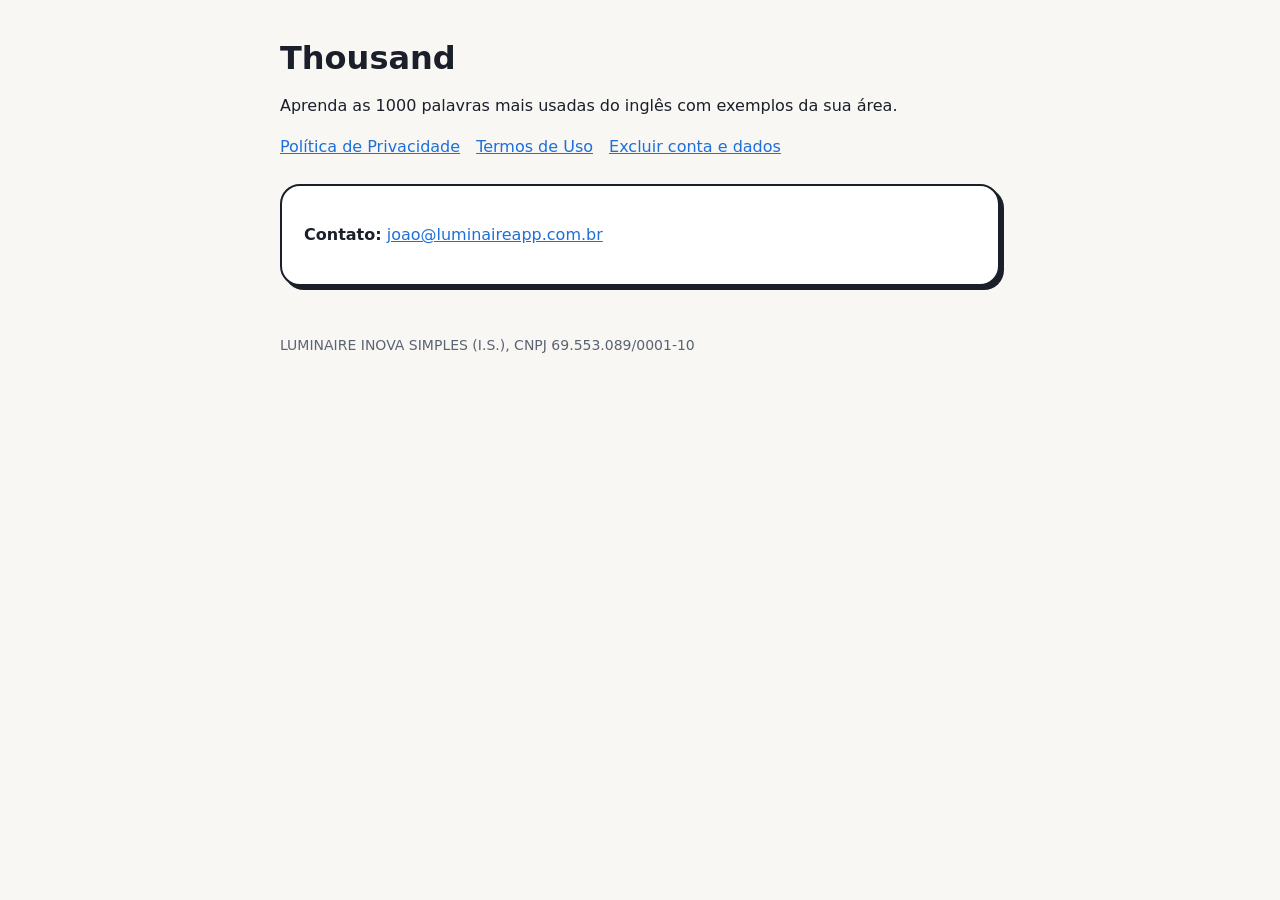
<file: index.html>
<!doctype html>
<html lang="pt-BR">
<head>
<meta charset="utf-8">
<meta name="viewport" content="width=device-width, initial-scale=1">
<title>Thousand</title>
<link rel="stylesheet" href="style.css">
</head>
<body>
<main>
<h1>Thousand</h1>
<p>Aprenda as 1000 palavras mais usadas do inglês com exemplos da sua área.</p>
<nav>
<a href="privacy.html">Política de Privacidade</a>
<a href="terms.html">Termos de Uso</a>
<a href="delete-account.html">Excluir conta e dados</a>
</nav>
<div class="card">
<p><strong>Contato:</strong> <a href="mailto:joao@luminaireapp.com.br">joao@luminaireapp.com.br</a></p>
</div>
<footer>LUMINAIRE INOVA SIMPLES (I.S.), CNPJ 69.553.089/0001-10</footer>
</main>
</body>
</html>
</file>
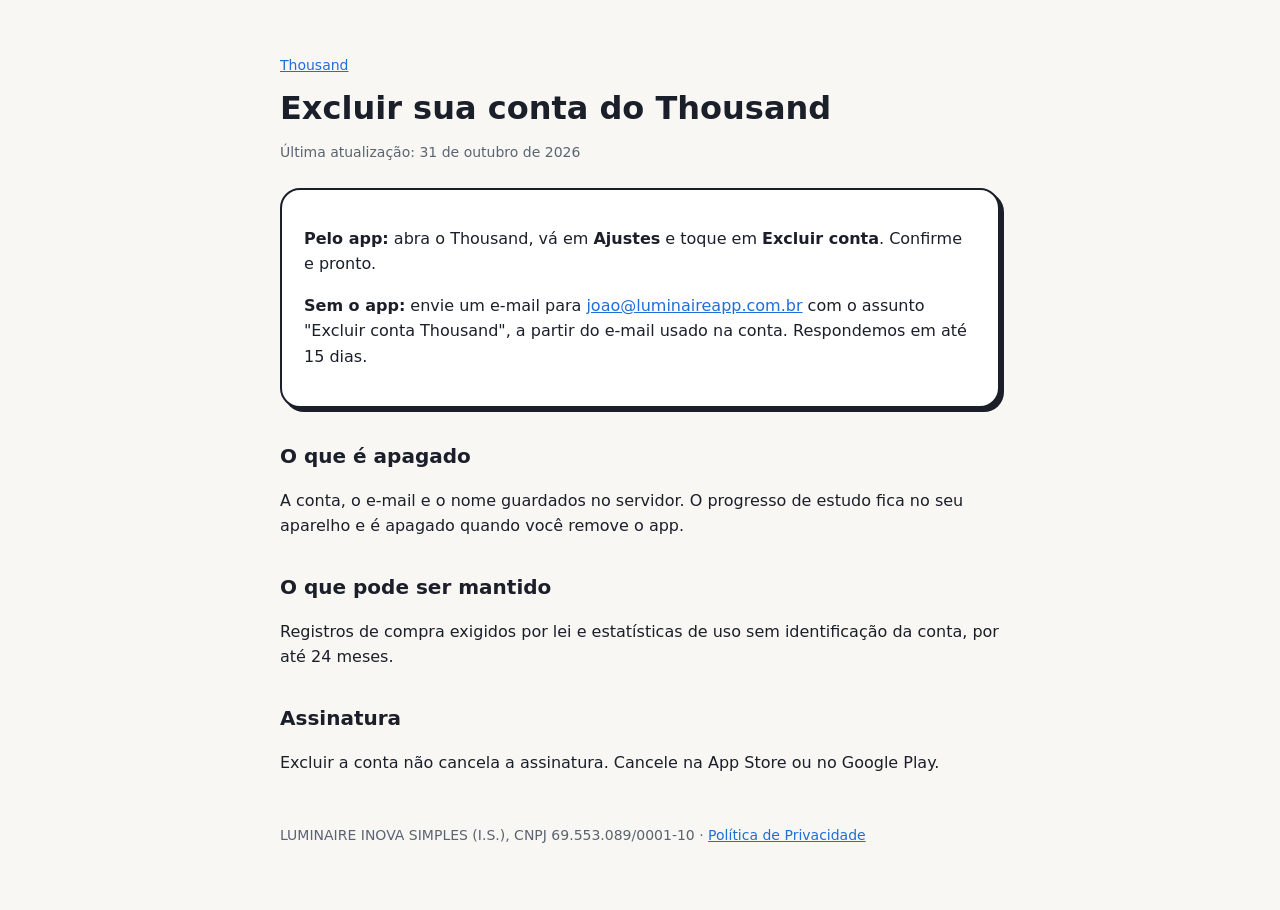
<file: delete-account.html>
<!doctype html>
<html lang="pt-BR">
<head>
<meta charset="utf-8">
<meta name="viewport" content="width=device-width, initial-scale=1">
<title>Excluir conta | Thousand</title>
<link rel="stylesheet" href="style.css">
</head>
<body>
<main>
<p class="muted"><a href="index.html">Thousand</a></p>
<h1>Excluir sua conta do Thousand</h1>
<p class="muted">Última atualização: 31 de outubro de 2026</p>

<div class="card">
<p><strong>Pelo app:</strong> abra o Thousand, vá em <strong>Ajustes</strong> e toque em <strong>Excluir conta</strong>. Confirme e pronto.</p>
<p><strong>Sem o app:</strong> envie um e-mail para <a href="mailto:joao@luminaireapp.com.br?subject=Excluir%20conta%20Thousand">joao@luminaireapp.com.br</a> com o assunto "Excluir conta Thousand", a partir do e-mail usado na conta. Respondemos em até 15 dias.</p>
</div>

<h2>O que é apagado</h2>
<p>A conta, o e-mail e o nome guardados no servidor. O progresso de estudo fica no seu aparelho e é apagado quando você remove o app.</p>

<h2>O que pode ser mantido</h2>
<p>Registros de compra exigidos por lei e estatísticas de uso sem identificação da conta, por até 24 meses.</p>

<h2>Assinatura</h2>
<p>Excluir a conta não cancela a assinatura. Cancele na App Store ou no Google Play.</p>

<footer>LUMINAIRE INOVA SIMPLES (I.S.), CNPJ 69.553.089/0001-10 · <a href="privacy.html">Política de Privacidade</a></footer>
</main>
</body>
</html>
</file>
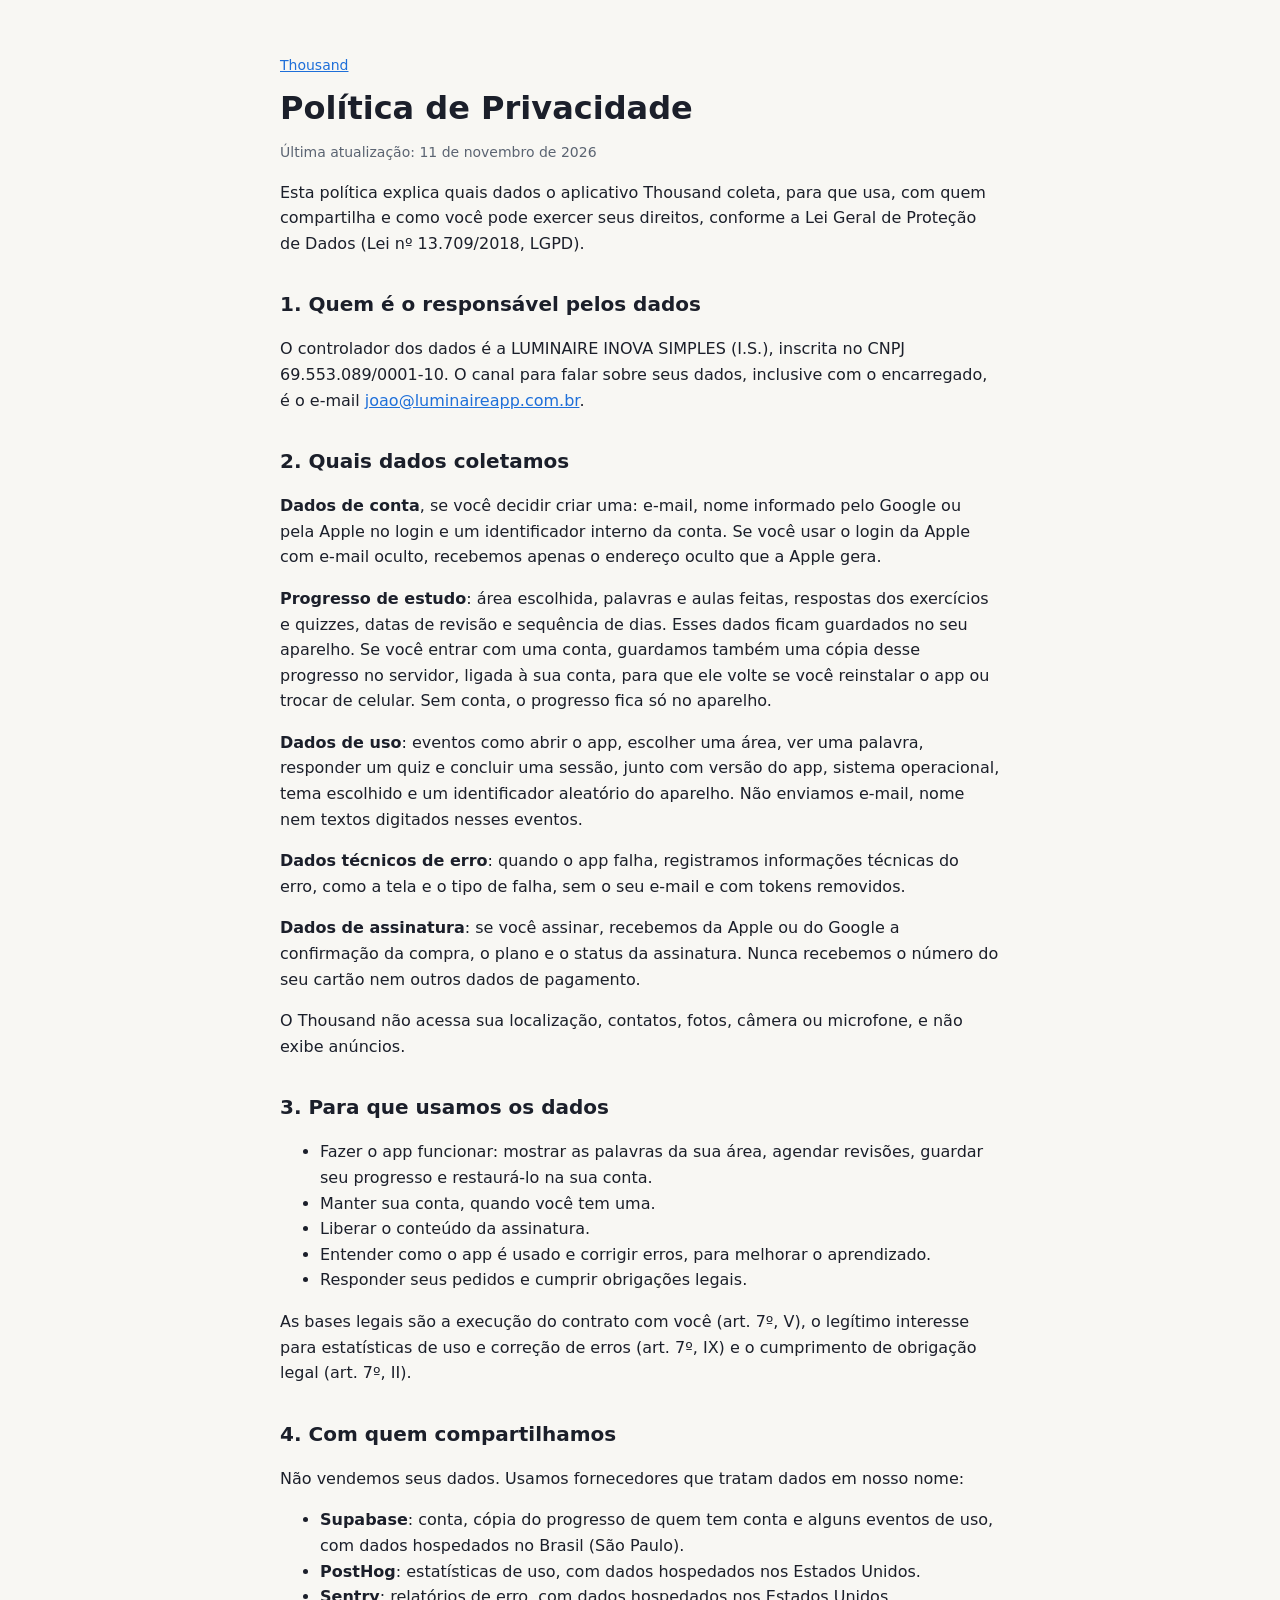
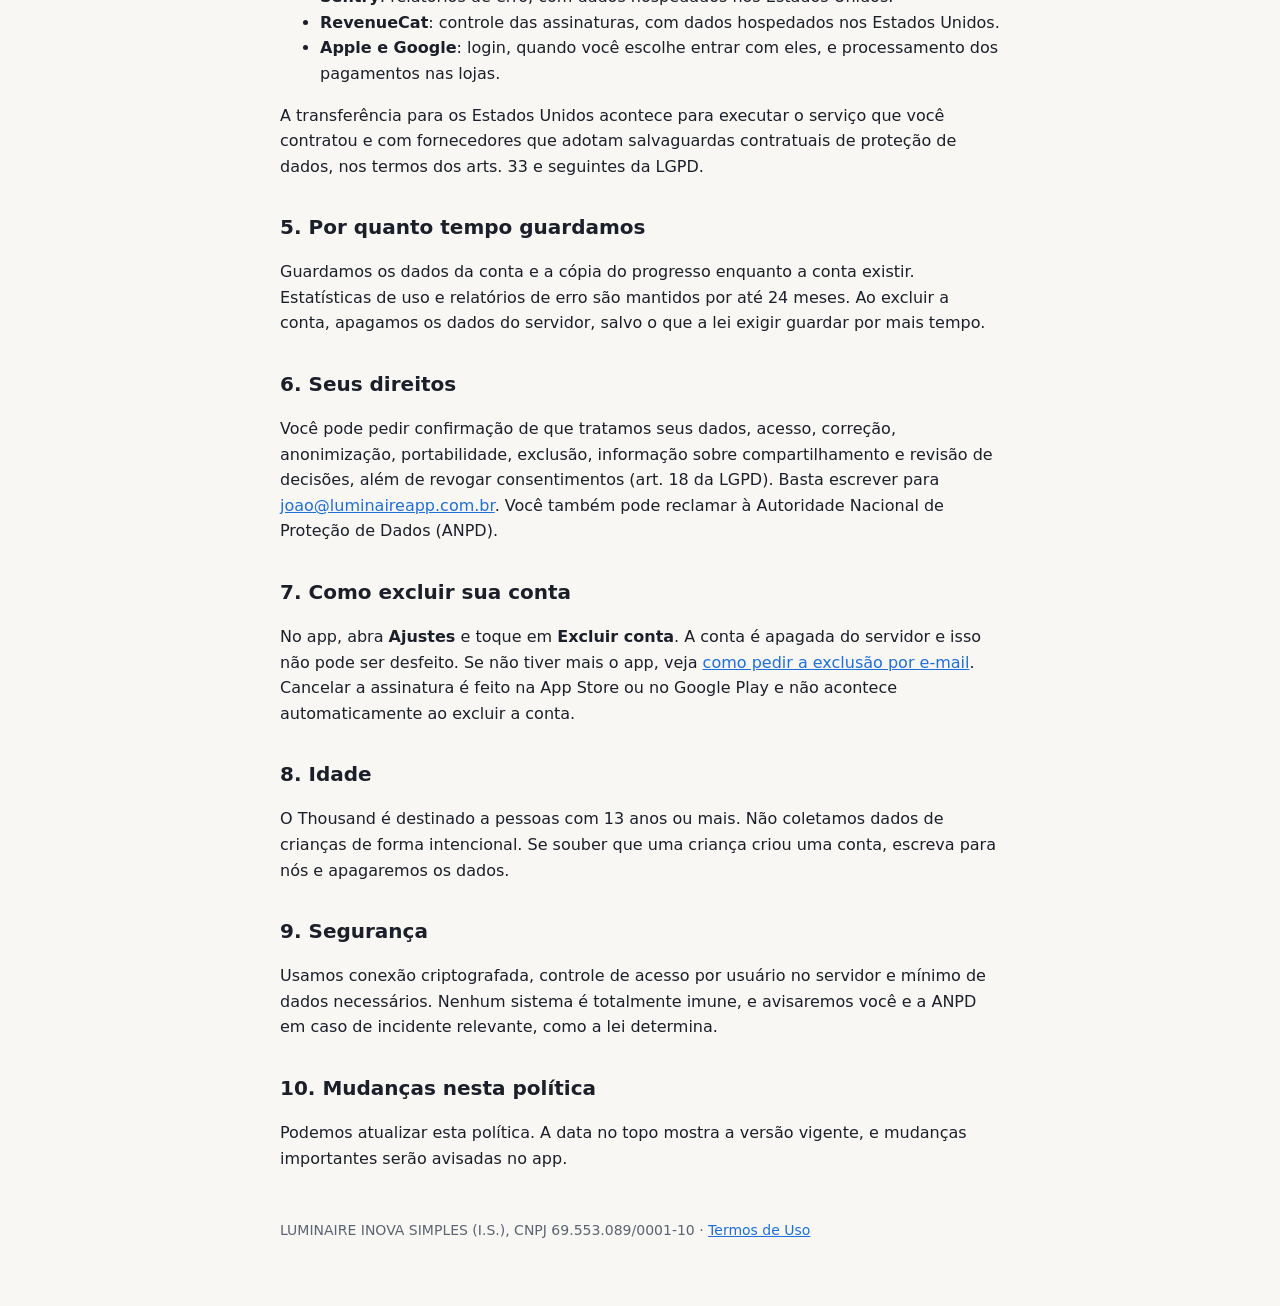
<file: privacy.html>
<!doctype html>
<html lang="pt-BR">
<head>
<meta charset="utf-8">
<meta name="viewport" content="width=device-width, initial-scale=1">
<title>Política de Privacidade | Thousand</title>
<link rel="stylesheet" href="style.css">
</head>
<body>
<main>
<p class="muted"><a href="index.html">Thousand</a></p>
<h1>Política de Privacidade</h1>
<p class="muted">Última atualização: 11 de novembro de 2026</p>

<p>Esta política explica quais dados o aplicativo Thousand coleta, para que usa, com quem compartilha e como você pode exercer seus direitos, conforme a Lei Geral de Proteção de Dados (Lei nº 13.709/2018, LGPD).</p>

<h2>1. Quem é o responsável pelos dados</h2>
<p>O controlador dos dados é a LUMINAIRE INOVA SIMPLES (I.S.), inscrita no CNPJ 69.553.089/0001-10. O canal para falar sobre seus dados, inclusive com o encarregado, é o e-mail <a href="mailto:joao@luminaireapp.com.br">joao@luminaireapp.com.br</a>.</p>

<h2>2. Quais dados coletamos</h2>
<p><strong>Dados de conta</strong>, se você decidir criar uma: e-mail, nome informado pelo Google ou pela Apple no login e um identificador interno da conta. Se você usar o login da Apple com e-mail oculto, recebemos apenas o endereço oculto que a Apple gera.</p>
<p><strong>Progresso de estudo</strong>: área escolhida, palavras e aulas feitas, respostas dos exercícios e quizzes, datas de revisão e sequência de dias. Esses dados ficam guardados no seu aparelho. Se você entrar com uma conta, guardamos também uma cópia desse progresso no servidor, ligada à sua conta, para que ele volte se você reinstalar o app ou trocar de celular. Sem conta, o progresso fica só no aparelho.</p>
<p><strong>Dados de uso</strong>: eventos como abrir o app, escolher uma área, ver uma palavra, responder um quiz e concluir uma sessão, junto com versão do app, sistema operacional, tema escolhido e um identificador aleatório do aparelho. Não enviamos e-mail, nome nem textos digitados nesses eventos.</p>
<p><strong>Dados técnicos de erro</strong>: quando o app falha, registramos informações técnicas do erro, como a tela e o tipo de falha, sem o seu e-mail e com tokens removidos.</p>
<p><strong>Dados de assinatura</strong>: se você assinar, recebemos da Apple ou do Google a confirmação da compra, o plano e o status da assinatura. Nunca recebemos o número do seu cartão nem outros dados de pagamento.</p>
<p>O Thousand não acessa sua localização, contatos, fotos, câmera ou microfone, e não exibe anúncios.</p>

<h2>3. Para que usamos os dados</h2>
<ul>
<li>Fazer o app funcionar: mostrar as palavras da sua área, agendar revisões, guardar seu progresso e restaurá-lo na sua conta.</li>
<li>Manter sua conta, quando você tem uma.</li>
<li>Liberar o conteúdo da assinatura.</li>
<li>Entender como o app é usado e corrigir erros, para melhorar o aprendizado.</li>
<li>Responder seus pedidos e cumprir obrigações legais.</li>
</ul>
<p>As bases legais são a execução do contrato com você (art. 7º, V), o legítimo interesse para estatísticas de uso e correção de erros (art. 7º, IX) e o cumprimento de obrigação legal (art. 7º, II).</p>

<h2>4. Com quem compartilhamos</h2>
<p>Não vendemos seus dados. Usamos fornecedores que tratam dados em nosso nome:</p>
<ul>
<li><strong>Supabase</strong>: conta, cópia do progresso de quem tem conta e alguns eventos de uso, com dados hospedados no Brasil (São Paulo).</li>
<li><strong>PostHog</strong>: estatísticas de uso, com dados hospedados nos Estados Unidos.</li>
<li><strong>Sentry</strong>: relatórios de erro, com dados hospedados nos Estados Unidos.</li>
<li><strong>RevenueCat</strong>: controle das assinaturas, com dados hospedados nos Estados Unidos.</li>
<li><strong>Apple e Google</strong>: login, quando você escolhe entrar com eles, e processamento dos pagamentos nas lojas.</li>
</ul>
<p>A transferência para os Estados Unidos acontece para executar o serviço que você contratou e com fornecedores que adotam salvaguardas contratuais de proteção de dados, nos termos dos arts. 33 e seguintes da LGPD.</p>

<h2>5. Por quanto tempo guardamos</h2>
<p>Guardamos os dados da conta e a cópia do progresso enquanto a conta existir. Estatísticas de uso e relatórios de erro são mantidos por até 24 meses. Ao excluir a conta, apagamos os dados do servidor, salvo o que a lei exigir guardar por mais tempo.</p>

<h2>6. Seus direitos</h2>
<p>Você pode pedir confirmação de que tratamos seus dados, acesso, correção, anonimização, portabilidade, exclusão, informação sobre compartilhamento e revisão de decisões, além de revogar consentimentos (art. 18 da LGPD). Basta escrever para <a href="mailto:joao@luminaireapp.com.br">joao@luminaireapp.com.br</a>. Você também pode reclamar à Autoridade Nacional de Proteção de Dados (ANPD).</p>

<h2>7. Como excluir sua conta</h2>
<p>No app, abra <strong>Ajustes</strong> e toque em <strong>Excluir conta</strong>. A conta é apagada do servidor e isso não pode ser desfeito. Se não tiver mais o app, veja <a href="delete-account.html">como pedir a exclusão por e-mail</a>. Cancelar a assinatura é feito na App Store ou no Google Play e não acontece automaticamente ao excluir a conta.</p>

<h2>8. Idade</h2>
<p>O Thousand é destinado a pessoas com 13 anos ou mais. Não coletamos dados de crianças de forma intencional. Se souber que uma criança criou uma conta, escreva para nós e apagaremos os dados.</p>

<h2>9. Segurança</h2>
<p>Usamos conexão criptografada, controle de acesso por usuário no servidor e mínimo de dados necessários. Nenhum sistema é totalmente imune, e avisaremos você e a ANPD em caso de incidente relevante, como a lei determina.</p>

<h2>10. Mudanças nesta política</h2>
<p>Podemos atualizar esta política. A data no topo mostra a versão vigente, e mudanças importantes serão avisadas no app.</p>

<footer>LUMINAIRE INOVA SIMPLES (I.S.), CNPJ 69.553.089/0001-10 · <a href="terms.html">Termos de Uso</a></footer>
</main>
</body>
</html>
</file>
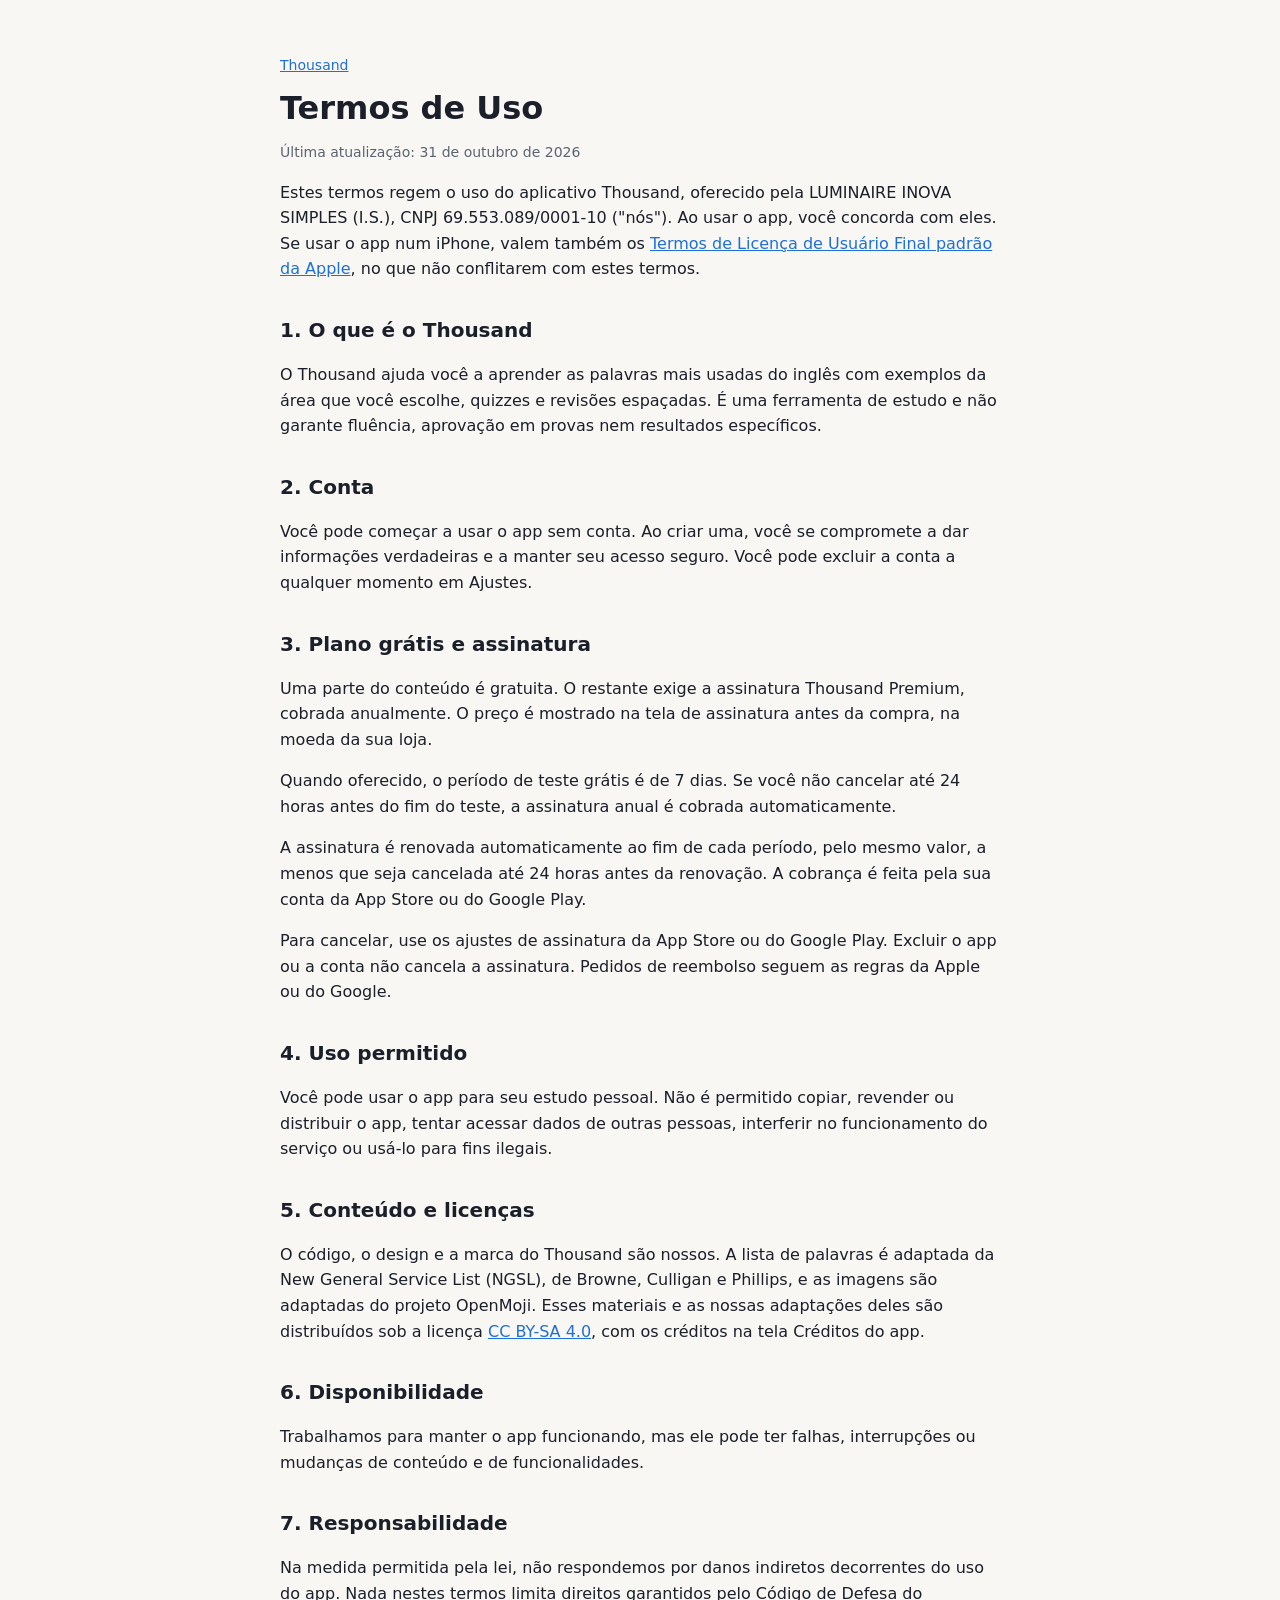
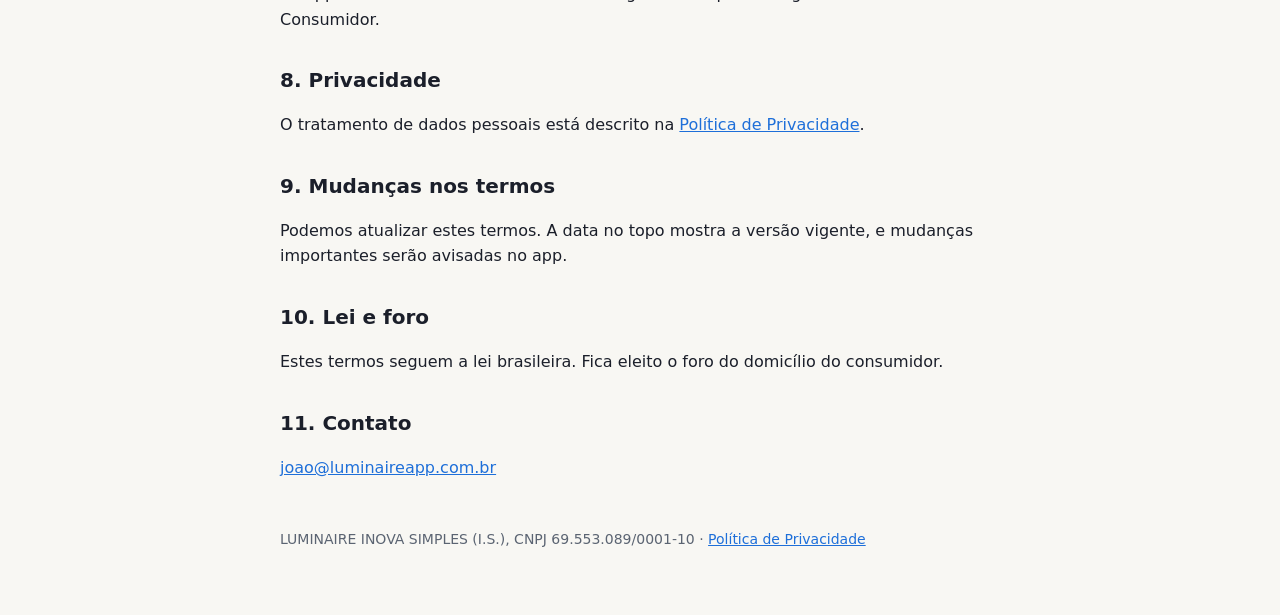
<file: terms.html>
<!doctype html>
<html lang="pt-BR">
<head>
<meta charset="utf-8">
<meta name="viewport" content="width=device-width, initial-scale=1">
<title>Termos de Uso | Thousand</title>
<link rel="stylesheet" href="style.css">
</head>
<body>
<main>
<p class="muted"><a href="index.html">Thousand</a></p>
<h1>Termos de Uso</h1>
<p class="muted">Última atualização: 31 de outubro de 2026</p>

<p>Estes termos regem o uso do aplicativo Thousand, oferecido pela LUMINAIRE INOVA SIMPLES (I.S.), CNPJ 69.553.089/0001-10 ("nós"). Ao usar o app, você concorda com eles. Se usar o app num iPhone, valem também os <a href="https://www.apple.com/legal/internet-services/itunes/dev/stdeula/">Termos de Licença de Usuário Final padrão da Apple</a>, no que não conflitarem com estes termos.</p>

<h2>1. O que é o Thousand</h2>
<p>O Thousand ajuda você a aprender as palavras mais usadas do inglês com exemplos da área que você escolhe, quizzes e revisões espaçadas. É uma ferramenta de estudo e não garante fluência, aprovação em provas nem resultados específicos.</p>

<h2>2. Conta</h2>
<p>Você pode começar a usar o app sem conta. Ao criar uma, você se compromete a dar informações verdadeiras e a manter seu acesso seguro. Você pode excluir a conta a qualquer momento em Ajustes.</p>

<h2>3. Plano grátis e assinatura</h2>
<p>Uma parte do conteúdo é gratuita. O restante exige a assinatura Thousand Premium, cobrada anualmente. O preço é mostrado na tela de assinatura antes da compra, na moeda da sua loja.</p>
<p>Quando oferecido, o período de teste grátis é de 7 dias. Se você não cancelar até 24 horas antes do fim do teste, a assinatura anual é cobrada automaticamente.</p>
<p>A assinatura é renovada automaticamente ao fim de cada período, pelo mesmo valor, a menos que seja cancelada até 24 horas antes da renovação. A cobrança é feita pela sua conta da App Store ou do Google Play.</p>
<p>Para cancelar, use os ajustes de assinatura da App Store ou do Google Play. Excluir o app ou a conta não cancela a assinatura. Pedidos de reembolso seguem as regras da Apple ou do Google.</p>

<h2>4. Uso permitido</h2>
<p>Você pode usar o app para seu estudo pessoal. Não é permitido copiar, revender ou distribuir o app, tentar acessar dados de outras pessoas, interferir no funcionamento do serviço ou usá-lo para fins ilegais.</p>

<h2>5. Conteúdo e licenças</h2>
<p>O código, o design e a marca do Thousand são nossos. A lista de palavras é adaptada da New General Service List (NGSL), de Browne, Culligan e Phillips, e as imagens são adaptadas do projeto OpenMoji. Esses materiais e as nossas adaptações deles são distribuídos sob a licença <a href="https://creativecommons.org/licenses/by-sa/4.0/">CC BY-SA 4.0</a>, com os créditos na tela Créditos do app.</p>

<h2>6. Disponibilidade</h2>
<p>Trabalhamos para manter o app funcionando, mas ele pode ter falhas, interrupções ou mudanças de conteúdo e de funcionalidades.</p>

<h2>7. Responsabilidade</h2>
<p>Na medida permitida pela lei, não respondemos por danos indiretos decorrentes do uso do app. Nada nestes termos limita direitos garantidos pelo Código de Defesa do Consumidor.</p>

<h2>8. Privacidade</h2>
<p>O tratamento de dados pessoais está descrito na <a href="privacy.html">Política de Privacidade</a>.</p>

<h2>9. Mudanças nos termos</h2>
<p>Podemos atualizar estes termos. A data no topo mostra a versão vigente, e mudanças importantes serão avisadas no app.</p>

<h2>10. Lei e foro</h2>
<p>Estes termos seguem a lei brasileira. Fica eleito o foro do domicílio do consumidor.</p>

<h2>11. Contato</h2>
<p><a href="mailto:joao@luminaireapp.com.br">joao@luminaireapp.com.br</a></p>

<footer>LUMINAIRE INOVA SIMPLES (I.S.), CNPJ 69.553.089/0001-10 · <a href="privacy.html">Política de Privacidade</a></footer>
</main>
</body>
</html>
</file>
<file: style.css>
:root{--bg:#F8F7F3;--ink:#1B1F2A;--muted:#5B6472;--blue:#1E6FD9;--soft:#DCEBFA}
*{box-sizing:border-box}
body{margin:0;background:var(--bg);color:var(--ink);font-family:Inter,system-ui,-apple-system,Segoe UI,Roboto,sans-serif;line-height:1.6}
main{max-width:760px;margin:0 auto;padding:40px 20px 64px}
a{color:var(--blue)}
h1{font-size:32px;line-height:1.15;margin:0 0 8px}
h2{font-size:20px;margin:32px 0 8px}
p,li{font-size:16px}
.muted{color:var(--muted);font-size:14px}
.card{background:#fff;border:2px solid var(--ink);border-radius:20px;box-shadow:4px 4px 0 var(--ink);padding:20px 22px;margin:24px 0}
nav{display:flex;gap:16px;flex-wrap:wrap;margin:16px 0 0}
footer{margin-top:48px;color:var(--muted);font-size:14px}
</file>
